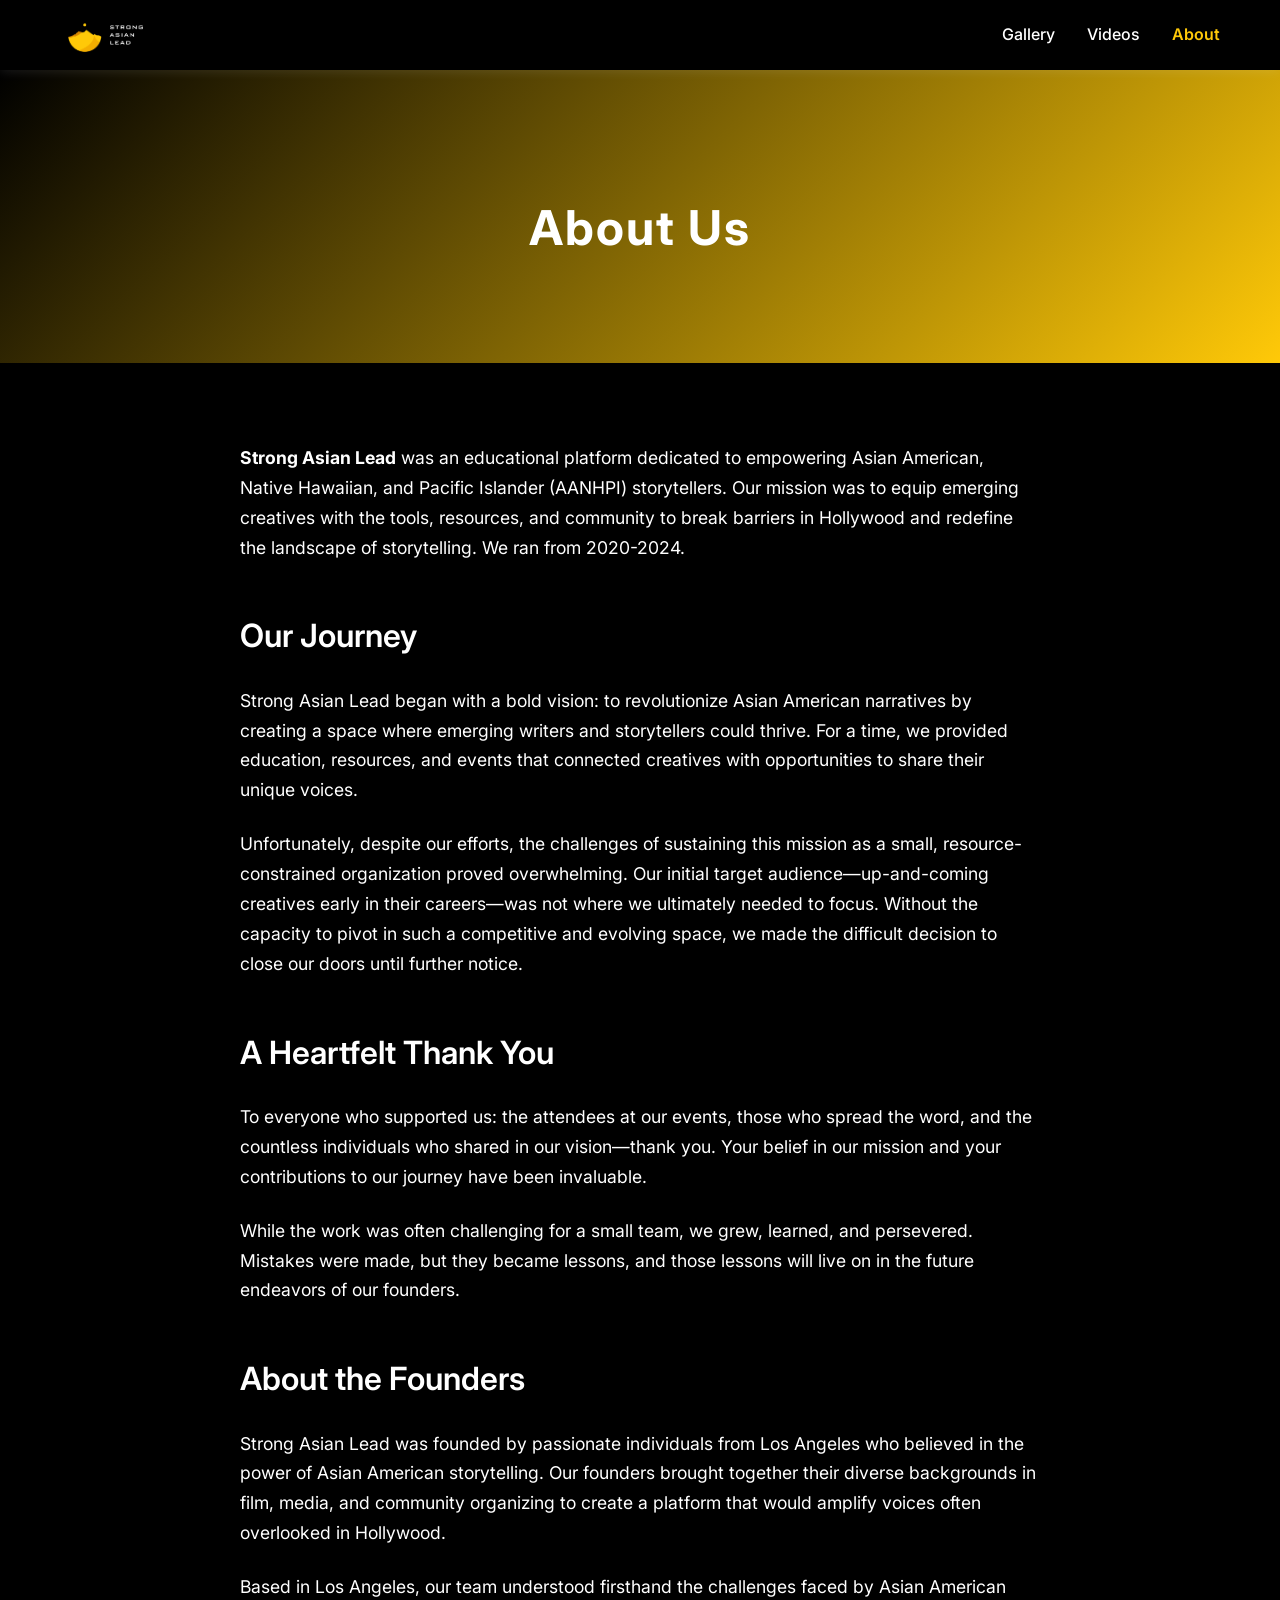
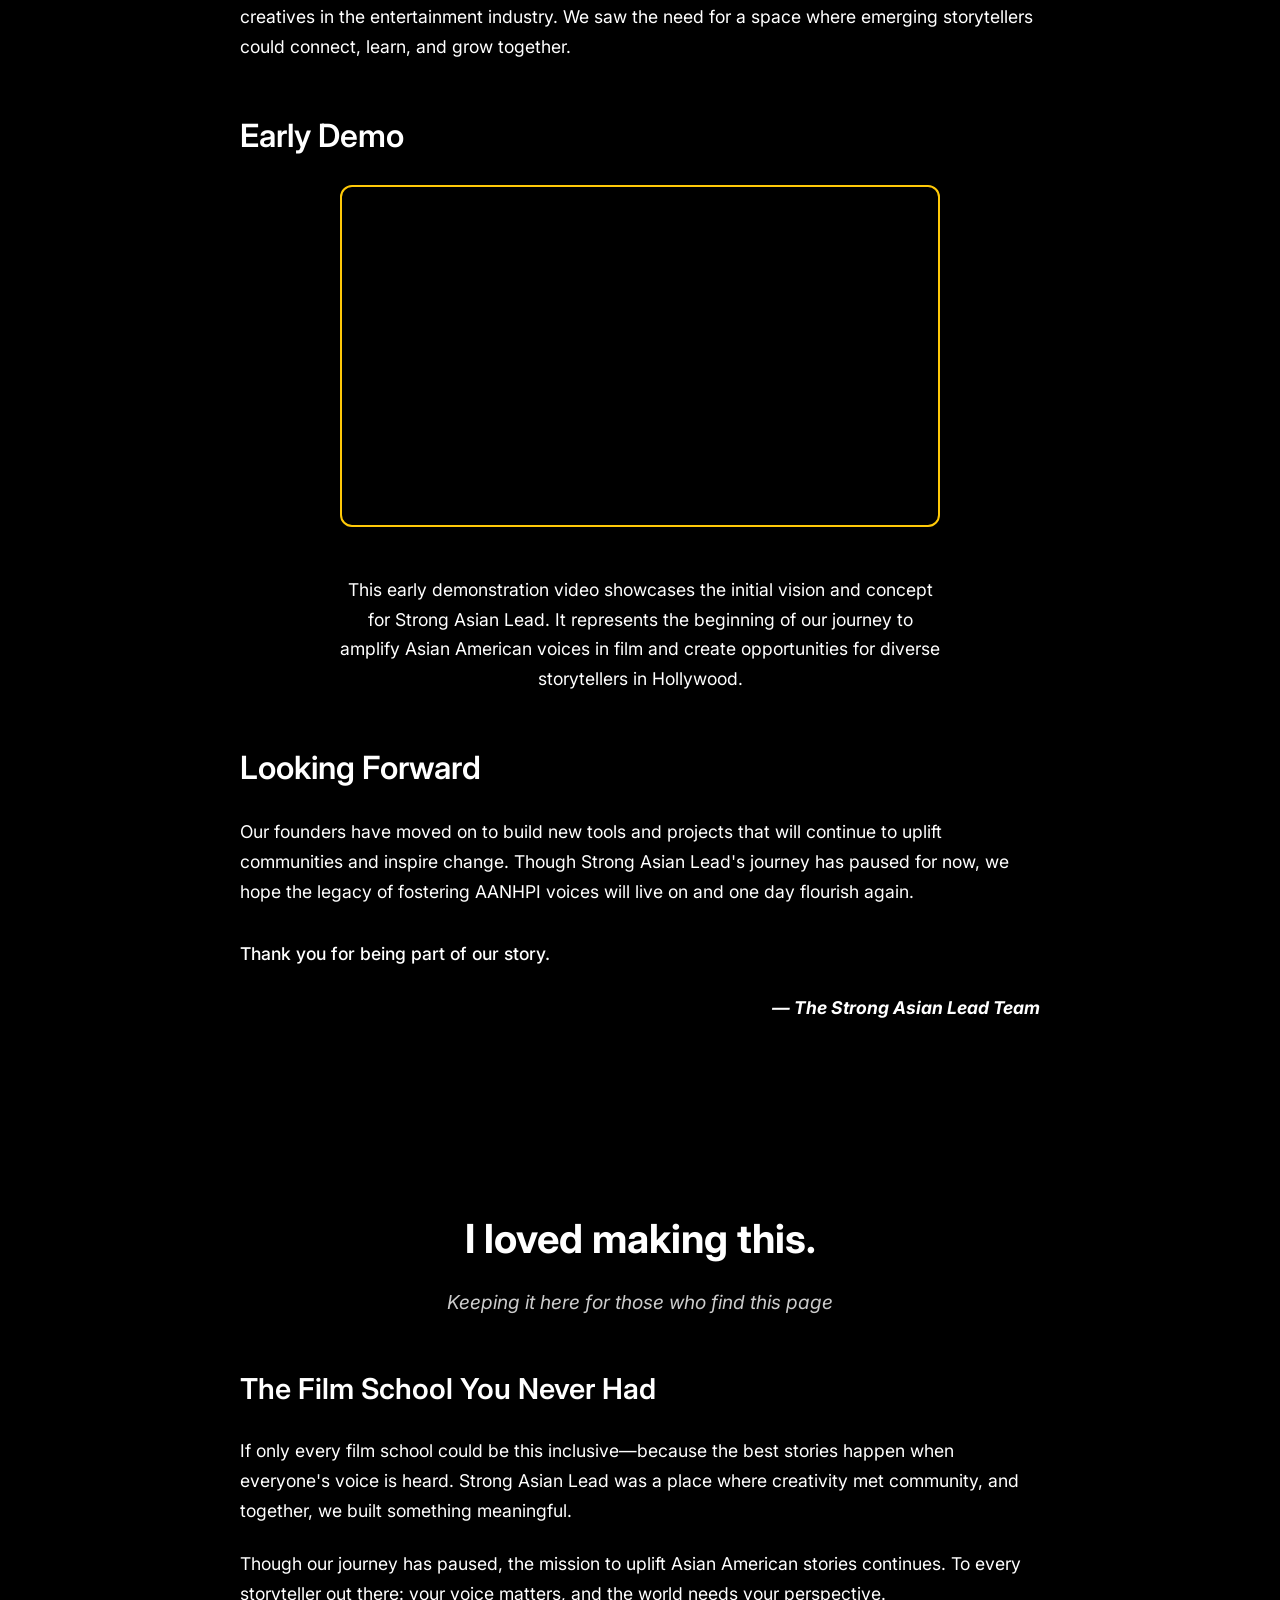
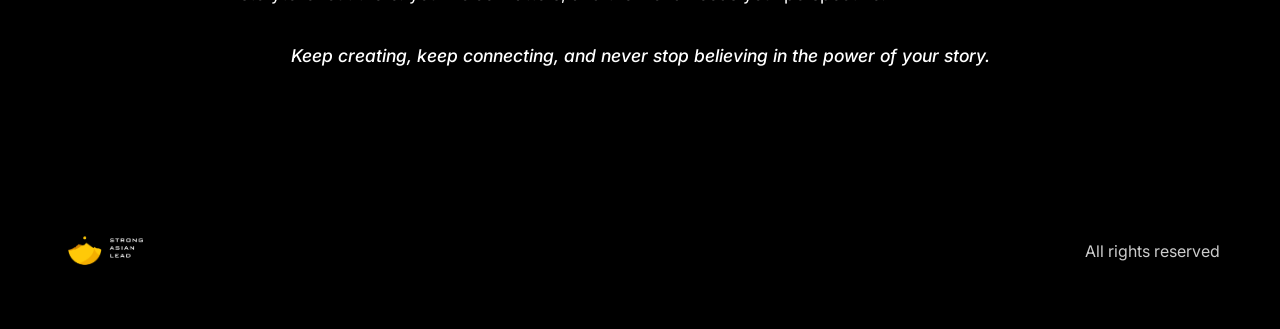
<file: about.html>
<!DOCTYPE html>
<html lang="en">
<head>
    <meta charset="UTF-8">
    <meta name="viewport" content="width=device-width, initial-scale=1.0">
    <title>About - Strong Asian Lead</title>
    
    <!-- Favicon -->
    <link rel="icon" type="image/png" sizes="32x32" href="favicon-32x32.png">
    <link rel="icon" type="image/png" sizes="16x16" href="favicon-16x16.png">
    <link rel="apple-touch-icon" sizes="180x180" href="apple-touch-icon.png">
    <link rel="icon" type="image/png" sizes="192x192" href="android-chrome-192x192.png">
    <link rel="icon" type="image/png" sizes="512x512" href="android-chrome-512x512.png">
    <link rel="manifest" href="site.webmanifest">
    
    <link rel="stylesheet" href="styles.css">
    <link href="https://fonts.googleapis.com/css2?family=Inter:wght@300;400;500;600;700&display=swap" rel="stylesheet">
</head>
<body>
    <!-- Navigation -->
    <nav class="navbar">
        <div class="nav-container">
            <div class="nav-logo">
                <img src="Logos and Assets/Public Graphics/Strong Asian Lead Logo-horizontal-digital-full color-whitetext-1.png" alt="Strong Asian Lead" class="logo-img">
            </div>
            <div class="nav-menu">
                <a href="index.html#gallery" class="nav-link">Gallery</a>
                <a href="index.html#videos" class="nav-link">Videos</a>
                <a href="about.html" class="nav-link active">About</a>
            </div>
        </div>
    </nav>

    <!-- Hero Section -->
    <section class="about-hero">
        <div class="container">
            <h1 class="about-title">About Us</h1>
        </div>
    </section>

    <!-- Main Content -->
    <section class="about-content">
        <div class="container">
            <div class="content-wrapper">
                <div class="about-text">
                    <p class="intro-text">
                        <strong>Strong Asian Lead</strong> was an educational platform dedicated to empowering Asian American, Native Hawaiian, and Pacific Islander (AANHPI) storytellers. Our mission was to equip emerging creatives with the tools, resources, and community to break barriers in Hollywood and redefine the landscape of storytelling. We ran from 2020-2024.
                    </p>
                </div>

                <div class="journey-section">
                    <h2 class="section-subtitle">Our Journey</h2>
                    <p>
                        Strong Asian Lead began with a bold vision: to revolutionize Asian American narratives by creating a space where emerging writers and storytellers could thrive. For a time, we provided education, resources, and events that connected creatives with opportunities to share their unique voices.
                    </p>
                    <p>
                        Unfortunately, despite our efforts, the challenges of sustaining this mission as a small, resource-constrained organization proved overwhelming. Our initial target audience—up-and-coming creatives early in their careers—was not where we ultimately needed to focus. Without the capacity to pivot in such a competitive and evolving space, we made the difficult decision to close our doors until further notice.
                    </p>
                </div>

                <div class="thank-you-section">
                    <h2 class="section-subtitle">A Heartfelt Thank You</h2>
                    <p>
                        To everyone who supported us: the attendees at our events, those who spread the word, and the countless individuals who shared in our vision—thank you. Your belief in our mission and your contributions to our journey have been invaluable.
                    </p>
                    <p>
                        While the work was often challenging for a small team, we grew, learned, and persevered. Mistakes were made, but they became lessons, and those lessons will live on in the future endeavors of our founders.
                    </p>
                </div>

                <div class="founders-section">
                    <h2 class="section-subtitle">About the Founders</h2>
                    <p>
                        Strong Asian Lead was founded by passionate individuals from Los Angeles who believed in the power of Asian American storytelling. Our founders brought together their diverse backgrounds in film, media, and community organizing to create a platform that would amplify voices often overlooked in Hollywood.
                    </p>
                    <p>
                        Based in Los Angeles, our team understood firsthand the challenges faced by Asian American creatives in the entertainment industry. We saw the need for a space where emerging storytellers could connect, learn, and grow together.
                    </p>
                </div>

                <div class="early-demo-section">
                    <h2 class="section-subtitle">Early Demo</h2>
                    <div class="demo-video-container">
                        <div class="demo-video-wrapper">
                            <iframe 
                                src="https://www.youtube.com/embed/t0q3ul6Rx64" 
                                title="Early Demo"
                                frameborder="0" 
                                allow="accelerometer; autoplay; clipboard-write; encrypted-media; gyroscope; picture-in-picture" 
                                allowfullscreen>
                            </iframe>
                        </div>
                    </div>
                    <p class="demo-description">
                        This early demonstration video showcases the initial vision and concept for Strong Asian Lead. 
                        It represents the beginning of our journey to amplify Asian American voices in film and create 
                        opportunities for diverse storytellers in Hollywood.
                    </p>
                </div>

                <div class="looking-forward-section">
                    <h2 class="section-subtitle">Looking Forward</h2>
                    <p>
                        Our founders have moved on to build new tools and projects that will continue to uplift communities and inspire change. Though Strong Asian Lead's journey has paused for now, we hope the legacy of fostering AANHPI voices will live on and one day flourish again.
                    </p>
                    <p class="closing-message">
                        Thank you for being part of our story.
                    </p>
                    <p class="signature">
                        <strong>— The Strong Asian Lead Team</strong>
                    </p>
                </div>
            </div>
        </div>
    </section>

    <!-- Legacy Section -->
    <section class="legacy-section">
        <div class="container">
            <div class="legacy-content">
                <h2 class="legacy-title">I loved making this.</h2>
                <p class="legacy-subtitle">Keeping it here for those who find this page</p>
                
                <div class="film-school-section">
                    <h3 class="film-school-title">The Film School You Never Had</h3>
                    <p>
                        If only every film school could be this inclusive—because the best stories happen when everyone's voice is heard. Strong Asian Lead was a place where creativity met community, and together, we built something meaningful.
                    </p>
                    <p>
                        Though our journey has paused, the mission to uplift Asian American stories continues. To every storyteller out there: your voice matters, and the world needs your perspective.
                    </p>
                    <p class="inspirational-message">
                        Keep creating, keep connecting, and never stop believing in the power of your story.
                    </p>
                </div>
            </div>
        </div>
    </section>

    <!-- Footer -->
    <footer class="footer">
        <div class="container">
            <div class="footer-content">
                <div class="footer-brand">
                    <img src="Logos and Assets/Public Graphics/Strong Asian Lead Logo-horizontal-digital-full color-whitetext-1.png" alt="Strong Asian Lead" class="footer-logo">
                </div>
                <div class="footer-rights">
                    <p>All rights reserved</p>
                </div>
            </div>
        </div>
    </footer>

    <script src="script.js"></script>
</body>
</html>
</file>
<file: styles.css>
/* Reset and Base Styles */
* {
    margin: 0;
    padding: 0;
    box-sizing: border-box;
}

body {
    font-family: 'Inter', sans-serif;
    line-height: 1.6;
    color: #ffffff;
    background-color: #000000;
}

/* Link Styles */
a {
    color: #ffc908;
    text-decoration: none;
    transition: color 0.3s ease;
}

a:hover {
    color: #ffffff;
    text-decoration: underline;
}

.container {
    max-width: 1200px;
    margin: 0 auto;
    padding: 0 20px;
}

/* Navigation */
.navbar {
    background-color: #000000;
    box-shadow: 0 2px 10px rgba(255, 255, 255, 0.1);
    position: fixed;
    top: 0;
    width: 100%;
    z-index: 1000;
}

.nav-container {
    max-width: 1200px;
    margin: 0 auto;
    padding: 0 20px;
    display: flex;
    justify-content: space-between;
    align-items: center;
    height: 70px;
}

.nav-logo {
    height: 50px;
}

.logo-img {
    height: 100%;
    width: auto;
}

.nav-menu {
    display: flex;
    gap: 2rem;
}

.nav-link {
    color: #ffffff;
    text-decoration: none;
    font-weight: 500;
    transition: color 0.3s ease;
}

.nav-link:hover {
    color: #ffc908;
}

/* Hero Section */
.hero {
    position: relative;
    color: white;
    padding: 100px 0 60px;
    margin-top: 70px;
    overflow: hidden;
    height: 60vh;
    min-height: 500px;
    display: flex;
    align-items: center;
}

.hero-video-background {
    position: absolute;
    top: 0;
    left: 0;
    width: 100%;
    height: 100%;
    z-index: -2;
}

.hero-video-background iframe {
    width: 100%;
    height: 100%;
    border: none;
    object-fit: cover;
    transform: scale(1.1);
}

.hero-overlay {
    position: absolute;
    top: 0;
    left: 0;
    width: 100%;
    height: 100%;
    background: linear-gradient(135deg, rgba(0, 0, 0, 0.8) 0%, rgba(0, 0, 0, 0.99) 100%);
    z-index: -1;
}

.hero-content {
    position: relative;
    z-index: 1;
    display: grid;
    grid-template-columns: 1fr 1fr;
    gap: 3rem;
    align-items: center;
    width: 100%;
}

.hero-left {
    text-align: left;
}

.hero-right {
    text-align: left;
}

.hero-logo {
    margin-bottom: 0;
}

.horizontal-logo {
    max-width: 100%;
    height: auto;
    max-height: 120px;
}

.hero-title {
    font-size: 2.5rem;
    font-weight: 700;
    margin-bottom: 0.5rem;
    letter-spacing: 1px;
    color: #ffffff;
}

.hero-subtitle {
    font-size: 1.8rem;
    font-weight: 600;
    margin-bottom: 1rem;
    opacity: 0.9;
    color: #ffc908;
}

.hero-description {
    font-size: 1.1rem;
    line-height: 1.6;
    opacity: 0.9;
    margin: 0 0 2rem 0;
}

.hero-cta {
    margin-top: 1rem;
}

.cta-button {
    display: inline-flex;
    align-items: center;
    gap: 0.75rem;
    background: linear-gradient(135deg, #ffc908 0%, #ff6b35 100%);
    color: #000000;
    text-decoration: none;
    font-weight: 600;
    font-size: 1.1rem;
    padding: 1rem 2rem;
    border-radius: 50px;
    box-shadow: 0 4px 15px rgba(255, 203, 8, 0.3);
    transition: all 0.3s ease;
    text-transform: uppercase;
    letter-spacing: 1px;
}

.cta-button:hover {
    transform: translateY(-3px);
    box-shadow: 0 6px 20px rgba(255, 203, 8, 0.4);
    color: #000000;
    text-decoration: none;
}

.filmclusive-icon {
    width: 20px;
    height: 20px;
    transition: transform 0.3s ease;
}

.cta-button:hover .filmclusive-icon {
    transform: translateX(3px);
}

.hero-message h3 {
    font-size: 1.5rem;
    font-weight: 500;
    margin-top: 2rem;
}

/* Section Styles */
section {
    padding: 80px 0;
}

.section-title {
    font-size: 2.5rem;
    font-weight: 700;
    text-align: center;
    margin-bottom: 3rem;
    color: #ffffff;
}

/* Video Section */
.video-section {
    background-color: #000000;
}

.video-grid {
    display: grid;
    grid-template-columns: repeat(auto-fit, minmax(350px, 1fr));
    gap: 2rem;
    margin-top: 2rem;
}

.video-item {
    margin-bottom: 0;
}

.video-wrapper {
    position: relative;
    width: 100%;
    height: 0;
    padding-bottom: 56.25%; /* 16:9 aspect ratio */
    border-radius: 12px;
    overflow: hidden;
    border: 2px solid #ffc908;
}

.video-wrapper iframe {
    position: absolute;
    top: 0;
    left: 0;
    width: 100%;
    height: 100%;
    border: none;
}

.video-title {
    color: #ffc908;
    font-size: 1.3rem;
    font-weight: 600;
    text-align: center;
    margin-top: 1rem;
}

/* Demo Link Styles */
.demo-link {
    cursor: pointer;
}

.demo-wrapper {
    background-color: #111111;
    display: flex;
    align-items: center;
    justify-content: center;
    transition: all 0.3s ease;
}

.demo-wrapper:hover {
    background-color: #ffc908;
    transform: scale(1.02);
}

.demo-content {
    text-align: center;
    color: #ffffff;
}

.demo-wrapper:hover .demo-content {
    color: #000000;
}

.demo-icon {
    color: #ffc908;
    margin-bottom: 1rem;
    transition: color 0.3s ease;
}

.demo-wrapper:hover .demo-icon {
    color: #000000;
}

.demo-title {
    font-size: 1.5rem;
    font-weight: 600;
    margin-bottom: 0.5rem;
}

.demo-text {
    font-size: 1rem;
    opacity: 0.8;
}

.demo-link-text {
    text-decoration: none;
    transition: color 0.3s ease;
}

.demo-link-text:hover {
    color: #ffffff;
}

/* Podcast Section */
.podcast-section {
    background-color: #111111;
}

.podcast-content {
    display: grid;
    grid-template-columns: 1fr 1fr;
    gap: 3rem;
    align-items: center;
}

.podcast-info {
    text-align: left;
}

.podcast-description {
    color: #ffffff;
    font-size: 1.1rem;
    line-height: 1.7;
    margin-bottom: 2rem;
}

.podcast-links {
    display: flex;
    flex-direction: column;
    gap: 1rem;
}

.podcast-link {
    display: flex;
    align-items: center;
    gap: 0.75rem;
    color: #ffc908;
    text-decoration: none;
    font-weight: 500;
    padding: 0.75rem 1rem;
    border: 2px solid #ffc908;
    border-radius: 8px;
    transition: all 0.3s ease;
}

.podcast-link:hover {
    background-color: #ffc908;
    color: #000000;
    transform: translateY(-2px);
}

.podcast-player {
    display: flex;
    justify-content: center;
    align-items: center;
}

.player-placeholder {
    background-color: #000000;
    border: 2px solid #ffc908;
    border-radius: 12px;
    padding: 3rem;
    text-align: center;
    width: 100%;
    max-width: 400px;
}

.player-icon {
    color: #ffc908;
    margin-bottom: 1rem;
}

.player-text {
    color: #ffffff;
    font-size: 1.2rem;
    font-weight: 600;
    margin-bottom: 0.5rem;
}

.player-subtext {
    color: #ffc908;
    font-size: 0.9rem;
    opacity: 0.8;
}

/* Spotify Player Styles */
.spotify-player {
    background-color: #000000;
    border: 2px solid #ffc908;
    border-radius: 12px;
    padding: 2rem;
    width: 100%;
    max-width: 600px;
}

.player-header {
    text-align: center;
    margin-bottom: 2rem;
}

.player-title {
    color: #ffc908;
    font-size: 1.5rem;
    font-weight: 600;
    margin-bottom: 0.5rem;
}

.player-subtitle {
    color: #ffffff;
    font-size: 1rem;
    opacity: 0.8;
}

.spotify-embed {
    width: 100%;
    border-radius: 12px;
    overflow: hidden;
}

.spotify-embed iframe {
    width: 100%;
    height: 351px;
    border: none;
    border-radius: 12px;
}

/* Gallery Section */
.gallery-section {
    background-color: #000000;
}

.gallery-grid {
    display: grid;
    grid-template-columns: repeat(auto-fit, minmax(300px, 1fr));
    gap: 2rem;
    margin-top: 2rem;
}

.gallery-item {
    position: relative;
    border-radius: 12px;
    overflow: hidden;
    aspect-ratio: 4/3;
    cursor: pointer;
    transition: transform 0.3s ease;
}

.gallery-item:hover {
    transform: scale(1.05);
}

.gallery-img {
    width: 100%;
    height: 100%;
    object-fit: cover;
    transition: opacity 0.3s ease;
}

.gallery-item:hover .gallery-img {
    opacity: 0.7;
}

.gallery-overlay {
    position: absolute;
    bottom: 0;
    left: 0;
    right: 0;
    background: linear-gradient(transparent, rgba(0, 0, 0, 0.8));
    color: white;
    padding: 2rem 1.5rem 1.5rem;
    transform: translateY(100%);
    transition: transform 0.3s ease;
}

.gallery-item:hover .gallery-overlay {
    transform: translateY(0);
}

.gallery-overlay h3 {
    font-size: 1.2rem;
    font-weight: 600;
    margin-bottom: 0.5rem;
}

.gallery-overlay p {
    font-size: 0.9rem;
    opacity: 0.9;
}

/* Gallery item links */
.gallery-item a {
    display: block;
    width: 100%;
    height: 100%;
    text-decoration: none;
    color: inherit;
}

.gallery-item a:hover {
    text-decoration: none;
    color: inherit;
}

/* Two Column Layout */
.content-section {
    background-color: #111111;
}

.two-column-layout {
    display: grid;
    grid-template-columns: 1fr 1fr;
    gap: 4rem;
    max-width: 1000px;
    margin: 0 auto;
}

.column-title {
    font-size: 1.8rem;
    font-weight: 600;
    color: #ffc908;
    margin-bottom: 1.5rem;
}

.column p {
    color: #ffffff;
    margin-bottom: 1.5rem;
    line-height: 1.7;
    font-size: 1.1rem;
}

/* Social Section */
.social-section {
    background-color: #000000;
}

.social-links {
    display: flex;
    justify-content: center;
    gap: 2rem;
}

.social-link {
    display: flex;
    align-items: center;
    gap: 1rem;
    color: #ffffff;
    text-decoration: none;
    font-size: 1.2rem;
    font-weight: 500;
    transition: color 0.3s ease;
}

.social-link:hover {
    color: #ffc908;
}

.social-icon {
    width: 40px;
    height: 40px;
    border-radius: 50%;
}

.subsection-title {
    font-size: 1.8rem;
    font-weight: 600;
    text-align: center;
    margin: 3rem 0 2rem;
    color: #555;
}

/* Logline Section */
.logline-section {
    background-color: #f8f9fa;
}

.logline-text {
    font-size: 1.2rem;
    text-align: center;
    max-width: 800px;
    margin: 0 auto 3rem;
    line-height: 1.8;
}

.trailer-section {
    text-align: center;
}

.trailer-section h3 {
    font-size: 1.5rem;
    margin-bottom: 2rem;
    color: #333;
}

.trailer-placeholder {
    background-color: #e9ecef;
    border: 2px dashed #adb5bd;
    padding: 3rem;
    border-radius: 8px;
    color: #6c757d;
    font-style: italic;
}

/* Classic Section */
.classic-section {
    background-color: #fff;
}

.classic-text {
    font-size: 1.3rem;
    text-align: center;
    max-width: 600px;
    margin: 0 auto 3rem;
    font-weight: 500;
}

.action-buttons {
    display: flex;
    justify-content: center;
    gap: 1rem;
    flex-wrap: wrap;
}

.btn {
    padding: 12px 30px;
    border: none;
    border-radius: 6px;
    font-size: 1rem;
    font-weight: 600;
    cursor: pointer;
    transition: all 0.3s ease;
    text-decoration: none;
    display: inline-block;
}

.btn-primary {
    background-color: #ffc908;
    color: #000000;
}

.btn-primary:hover {
    background-color: #e6b507;
    transform: translateY(-2px);
}

.btn-secondary {
    background-color: transparent;
    color: #ffc908;
    border: 2px solid #ffc908;
}

.btn-secondary:hover {
    background-color: #ffc908;
    color: #000000;
    transform: translateY(-2px);
}

/* Venue Section */
.venue-section {
    background-color: #f8f9fa;
}

.venue-description {
    font-size: 1.2rem;
    text-align: center;
    margin-bottom: 1rem;
}

.venue-address {
    text-align: center;
    font-size: 1.1rem;
    font-weight: 500;
    color: #555;
}

/* Schedule Section */
.schedule-list {
    max-width: 600px;
    margin: 0 auto;
}

.schedule-item {
    display: flex;
    margin-bottom: 1rem;
    padding: 1rem;
    background-color: #f8f9fa;
    border-radius: 8px;
    border-left: 4px solid #ffc908;
}

.schedule-item .time {
    font-weight: 600;
    color: #ffc908;
    min-width: 100px;
    margin-right: 1rem;
}

.schedule-item .event {
    flex: 1;
}

.code-conduct {
    text-align: center;
    margin-top: 2rem;
    font-size: 1rem;
}

.code-link {
    color: #ffc908;
    text-decoration: none;
    font-weight: 600;
}

.code-link:hover {
    text-decoration: underline;
}

/* Sponsors Section */
.sponsors-section {
    background-color: #fff;
}

.sponsors-grid {
    display: grid;
    grid-template-columns: repeat(auto-fit, minmax(200px, 1fr));
    gap: 2rem;
    margin-bottom: 3rem;
}

.sponsor-placeholder {
    background-color: #f8f9fa;
    border: 2px dashed #dee2e6;
    padding: 2rem;
    text-align: center;
    border-radius: 8px;
    color: #6c757d;
    font-weight: 500;
}

/* Policy Section */
.policy-section {
    background-color: #f8f9fa;
}

.policy-content p {
    margin-bottom: 1.5rem;
    line-height: 1.7;
}

/* Consent Section */
.consent-section {
    background-color: #fff;
}

.consent-content p {
    margin-bottom: 1.5rem;
    line-height: 1.7;
}

/* Footer */
.footer {
    background-color: #000000;
    color: white;
    padding: 3rem 0;
}

.footer-content {
    display: flex;
    justify-content: space-between;
    align-items: center;
    flex-wrap: wrap;
    gap: 2rem;
}

.footer-logo {
    height: 50px;
    width: auto;
}

.footer-rights p {
    opacity: 0.8;
}

/* SEO Content - Invisible to users but visible to search engines */
.seo-content {
    position: absolute !important;
    left: -9999px !important;
    top: -9999px !important;
    width: 1px !important;
    height: 1px !important;
    overflow: hidden !important;
    opacity: 0 !important;
    visibility: hidden !important;
    z-index: -1 !important;
}

/* Ensure SEO content is accessible to screen readers but hidden visually */
.seo-content h1,
.seo-content h2,
.seo-content h3,
.seo-content p {
    font-size: 0 !important;
    line-height: 0 !important;
    margin: 0 !important;
    padding: 0 !important;
    color: transparent !important;
    background: transparent !important;
}

/* Responsive Design */
@media (max-width: 768px) {
    .nav-menu {
        gap: 1rem;
    }
    
    .nav-link {
        font-size: 0.9rem;
    }
    
    .hero-content {
        grid-template-columns: 1fr;
        gap: 2rem;
        text-align: center;
    }
    
    .hero-left,
    .hero-right {
        text-align: center;
    }
    
    .hero-title {
        font-size: 2rem;
    }
    
    .hero-subtitle {
        font-size: 1.5rem;
    }
    
    .cta-button {
        font-size: 1rem;
        padding: 0.8rem 1.5rem;
    }
    
    .circle-logo {
        width: 80px;
        height: 80px;
    }
    
    .horizontal-logo {
        max-height: 80px;
    }
    
    .hero {
        height: 50vh;
        min-height: 400px;
        padding: 80px 0 40px;
    }
    
    .section-title {
        font-size: 2rem;
    }
    
    .two-column-layout {
        grid-template-columns: 1fr;
        gap: 2rem;
    }
    
    .podcast-content {
        grid-template-columns: 1fr;
        gap: 2rem;
    }
    
    .podcast-info {
        text-align: center;
    }
    
    .podcast-links {
        flex-direction: row;
        justify-content: center;
        flex-wrap: wrap;
    }
    
    .video-grid {
        grid-template-columns: 1fr;
    }
    
    .gallery-grid {
        grid-template-columns: 1fr;
    }
    
    .social-links {
        flex-direction: column;
        align-items: center;
    }
    
    .footer-content {
        flex-direction: column;
        text-align: center;
    }
}

/* About Page Styles */
.about-hero {
    background: linear-gradient(135deg, #000000 0%, #ffc908 100%);
    color: white;
    text-align: center;
    padding: 120px 0 80px;
    margin-top: 70px;
}

.about-title {
    font-size: 3rem;
    font-weight: 700;
    margin-bottom: 1rem;
    letter-spacing: 2px;
}

.about-content {
    background-color: #000000;
    padding: 80px 0;
}

.content-wrapper {
    max-width: 800px;
    margin: 0 auto;
}

.about-text {
    margin-bottom: 3rem;
}

.intro-text {
    font-size: 1.2rem;
    line-height: 1.8;
    margin-bottom: 2rem;
}

.section-subtitle {
    font-size: 2rem;
    font-weight: 600;
    color: #ffffff;
    margin-bottom: 1.5rem;
    margin-top: 3rem;
}

.about-content p {
    margin-bottom: 1.5rem;
    line-height: 1.7;
    font-size: 1.1rem;
    color: #ffffff;
}

.closing-message {
    font-size: 1.2rem;
    font-weight: 500;
    margin-top: 2rem;
}

.signature {
    text-align: right;
    font-style: italic;
    margin-top: 1rem;
}

.legacy-section {
    background-color: #000000;
    padding: 80px 0;
}

.legacy-content {
    max-width: 800px;
    margin: 0 auto;
    text-align: center;
}

.legacy-title {
    font-size: 2.5rem;
    font-weight: 700;
    color: #ffffff;
    margin-bottom: 1rem;
}

.legacy-subtitle {
    font-size: 1.2rem;
    color: #cccccc;
    margin-bottom: 3rem;
    font-style: italic;
}

.film-school-section {
    text-align: left;
}

.film-school-title {
    font-size: 1.8rem;
    font-weight: 600;
    color: #ffffff;
    margin-bottom: 1.5rem;
}

.film-school-section p {
    margin-bottom: 1.5rem;
    line-height: 1.7;
    font-size: 1.1rem;
    color: #ffffff;
}

.inspirational-message {
    font-size: 1.2rem;
    font-weight: 500;
    color: #ffc908;
    text-align: center;
    margin-top: 2rem;
    font-style: italic;
}

.nav-link.active {
    color: #ffc908;
    font-weight: 600;
}

/* Demo Page Styles */
.demo-hero {
    background: linear-gradient(135deg, #000000 0%, #ffc908 100%);
    color: white;
    text-align: center;
    padding: 120px 0 80px;
    margin-top: 70px;
}

.demo-title {
    font-size: 3rem;
    font-weight: 700;
    margin-bottom: 1rem;
    letter-spacing: 2px;
}

.demo-subtitle {
    font-size: 1.2rem;
    opacity: 0.9;
}

.demo-video-section {
    background-color: #000000;
    padding: 80px 0;
}

.demo-video-container {
    max-width: 800px;
    margin: 0 auto;
}

.demo-video-wrapper {
    position: relative;
    width: 100%;
    height: 0;
    padding-bottom: 56.25%; /* 16:9 aspect ratio */
    border-radius: 12px;
    overflow: hidden;
    border: 2px solid #ffc908;
    margin-bottom: 3rem;
}

.demo-video-wrapper iframe {
    position: absolute;
    top: 0;
    left: 0;
    width: 100%;
    height: 100%;
    border: none;
}

.demo-description {
    text-align: center;
    max-width: 600px;
    margin: 0 auto 3rem;
}

.description-title {
    font-size: 2rem;
    font-weight: 600;
    color: #ffc908;
    margin-bottom: 1.5rem;
}

.description-text {
    color: #ffffff;
    font-size: 1.1rem;
    line-height: 1.7;
    margin-bottom: 1.5rem;
}

.back-link {
    text-align: center;
}

.back-button {
    display: inline-flex;
    align-items: center;
    gap: 0.5rem;
    color: #ffc908;
    text-decoration: none;
    font-weight: 500;
    padding: 0.75rem 1.5rem;
    border: 2px solid #ffc908;
    border-radius: 8px;
    transition: all 0.3s ease;
}

.back-button:hover {
    background-color: #ffc908;
    color: #000000;
    transform: translateY(-2px);
}

/* Early Demo Section on About Page */
.early-demo-section {
    margin: 3rem 0;
}

.demo-video-container {
    max-width: 600px;
    margin: 0 auto 2rem;
}

.demo-video-wrapper {
    position: relative;
    width: 100%;
    height: 0;
    padding-bottom: 56.25%; /* 16:9 aspect ratio */
    border-radius: 12px;
    overflow: hidden;
    border: 2px solid #ffc908;
}

.demo-video-wrapper iframe {
    position: absolute;
    top: 0;
    left: 0;
    width: 100%;
    height: 100%;
    border: none;
}

.demo-description {
    color: #ffffff;
    font-size: 1.1rem;
    line-height: 1.7;
    text-align: center;
    max-width: 600px;
    margin: 0 auto;
}

@media (max-width: 480px) {
    .container {
        padding: 0 15px;
    }
    
    .nav-container {
        padding: 0 15px;
    }
    
    .hero {
        padding: 100px 0 60px;
    }
    
    .hero-title {
        font-size: 1.8rem;
    }
    
    .hero-subtitle {
        font-size: 1.5rem;
    }
    
    section {
        padding: 60px 0;
    }
    
    .section-title {
        font-size: 1.8rem;
    }
    
    .about-title {
        font-size: 2rem;
    }
    
    .legacy-title {
        font-size: 2rem;
    }
    
    .section-subtitle {
        font-size: 1.5rem;
    }
}
</file>
